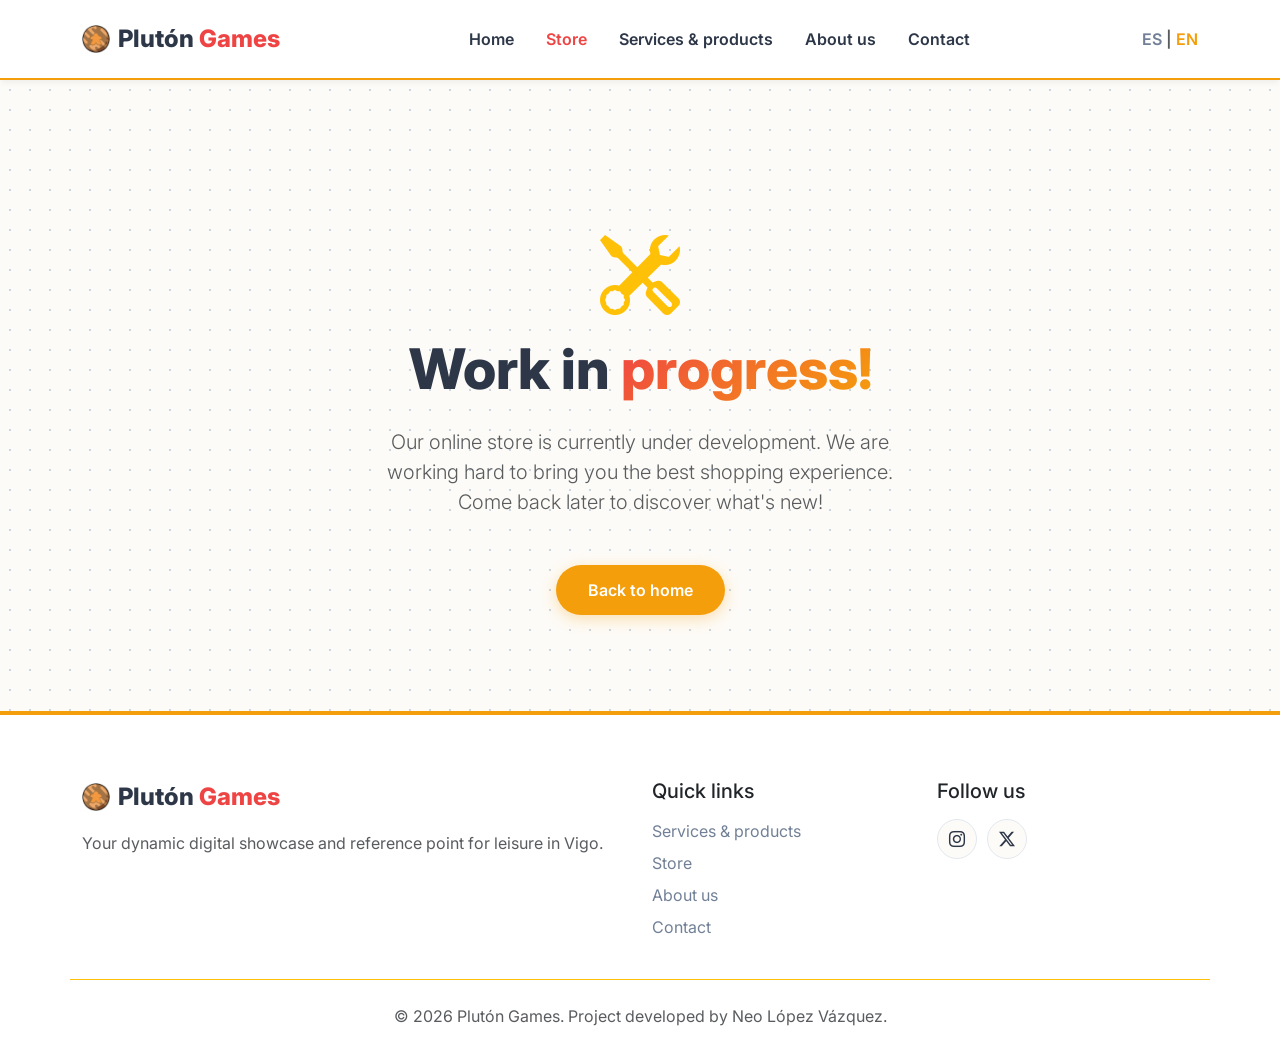
<file: en_store.html>
<!DOCTYPE html>
<html lang="en">

<head>
    <meta charset="UTF-8">
    <meta name="viewport" content="width=device-width, initial-scale=1.0">
    <title>Store - Plutón Games</title>
    <meta name="description"
        content="Plutón Games online store is currently under construction.">
    <!-- Bootstrap CSS -->
    <link href="https://cdn.jsdelivr.net/npm/bootstrap@5.3.3/dist/css/bootstrap.min.css" rel="stylesheet">
    <!-- Bootstrap Icons -->
    <link rel="stylesheet" href="https://cdn.jsdelivr.net/npm/bootstrap-icons@1.11.3/font/bootstrap-icons.min.css">
    <!-- Google Fonts -->
    <link href="https://fonts.googleapis.com/css2?family=Inter:wght@400;500;600;700;800&display=swap" rel="stylesheet">
    <!-- Custom CSS -->
    <link rel="stylesheet" href="css/style.css">
</head>

<body class="d-flex flex-column min-vh-100">

    <!-- Navbar -->
    <nav class="navbar navbar-expand-lg fixed-top">
        <div class="container">
            <a class="navbar-brand" href="en_index.html">
                <img src="assets/pluton_games_icon.png" alt="Logo" height="28" class="me-2 align-text-bottom">Plutón
                <span>Games</span>
            </a>
            <button class="navbar-toggler" type="button" data-bs-toggle="collapse" data-bs-target="#navbarNav"
                aria-controls="navbarNav" aria-expanded="false" aria-label="Toggle navigation">
                <span class="navbar-toggler-icon"></span>
            </button>
            <div class="collapse navbar-collapse" id="navbarNav">
                <ul class="navbar-nav mx-auto">
                    <li class="nav-item">
                        <a class="nav-link" href="en_index.html">Home</a>
                    </li>
                    <li class="nav-item">
                        <a class="nav-link active" aria-current="page" href="en_store.html">Store</a>
                    </li>
                    <li class="nav-item">
                        <a class="nav-link" href="en_services.html">Services & products</a>
                    </li>
                    <li class="nav-item">
                        <a class="nav-link" href="en_about.html">About us</a>
                    </li>
                    <li class="nav-item">
                        <a class="nav-link" href="en_contact.html">Contact</a>
                    </li>
                </ul>
                <div class="lang-switch">
                    <a href="tienda.html">ES</a>
                    <span class="text-muted">|</span>
                    <a href="en_store.html" class="active">EN</a>
                </div>
            </div>
        </div>
    </nav>

    <!-- WIP Section -->
    <section class="py-5 my-auto text-center animate-on-scroll" style="margin-top: 120px !important;">
        <div class="container py-5">
            <div class="row justify-content-center">
                <div class="col-md-8 col-lg-6">
                    <i class="bi bi-tools text-warning mb-4" style="font-size: 5rem;"></i>
                    <h1 class="hero-title mb-4">Work in <span>progress!</span></h1>
                    <p class="lead text-muted mb-5">Our online store is currently under development. We are working hard to bring you the best shopping experience. Come back later to discover what's new!</p>
                    <a href="en_index.html" class="btn btn-custom">Back to home</a>
                </div>
            </div>
        </div>
    </section>

    <!-- Footer -->
    <footer class="mt-auto">
        <div class="container animate-on-scroll">
            <div class="row">
                <div class="col-md-6 mb-4 mb-md-0">
                    <a class="navbar-brand d-block mb-3" href="en_index.html">
                        <img src="assets/pluton_games_icon.png" alt="Logo" height="28"
                            class="me-2 align-text-bottom">Plutón <span>Games</span>
                    </a>
                    <p class="text-muted">Your dynamic digital showcase and reference point for leisure in Vigo.</p>
                </div>
                <div class="col-md-3 mb-4 mb-md-0">
                    <h5 class="text-dark mb-3">Quick links</h5>
                    <ul class="list-unstyled">
                        <li class="mb-2"><a href="en_services.html" class="footer-link">Services & products</a></li>
                        <li class="mb-2"><a href="en_store.html" class="footer-link">Store</a></li>
                        <li class="mb-2"><a href="en_about.html" class="footer-link">About us</a></li>
                        <li class="mb-2"><a href="en_contact.html" class="footer-link">Contact</a></li>
                    </ul>
                </div>
                <div class="col-md-3">
                    <h5 class="text-dark mb-3">Follow us</h5>
                    <div class="d-flex">
                        <a href="https://instagram.com" class="social-icon" aria-label="Instagram" target="_blank"><i
                                class="bi bi-instagram"></i></a>
                        <a href="https://twitter.com" class="social-icon" aria-label="Twitter" target="_blank"><i
                                class="bi bi-twitter-x"></i></a>
                    </div>
                </div>
            </div>
            <div class="row mt-4 pt-4 border-top border-warning">
                <div class="col-12 text-center text-muted">
                    <p class="mb-0">&copy; 2026 Plutón Games. Project developed by Neo López Vázquez.</p>
                </div>
            </div>
        </div>
    </footer>

    <!-- Bootstrap JS -->
    <script src="https://cdn.jsdelivr.net/npm/bootstrap@5.3.3/dist/js/bootstrap.bundle.min.js"></script>
    <!-- Scroll Animations JS -->
    <script>
        document.addEventListener("DOMContentLoaded", function () {
            const observer = new IntersectionObserver((entries) => {
                entries.forEach(entry => {
                    if (entry.isIntersecting) {
                        entry.target.classList.add('is-visible');
                    }
                });
            }, { threshold: 0.1 });

            document.querySelectorAll('.animate-on-scroll').forEach((el) => {
                observer.observe(el);
            });
        });
    </script>
</body>

</html>
</file>
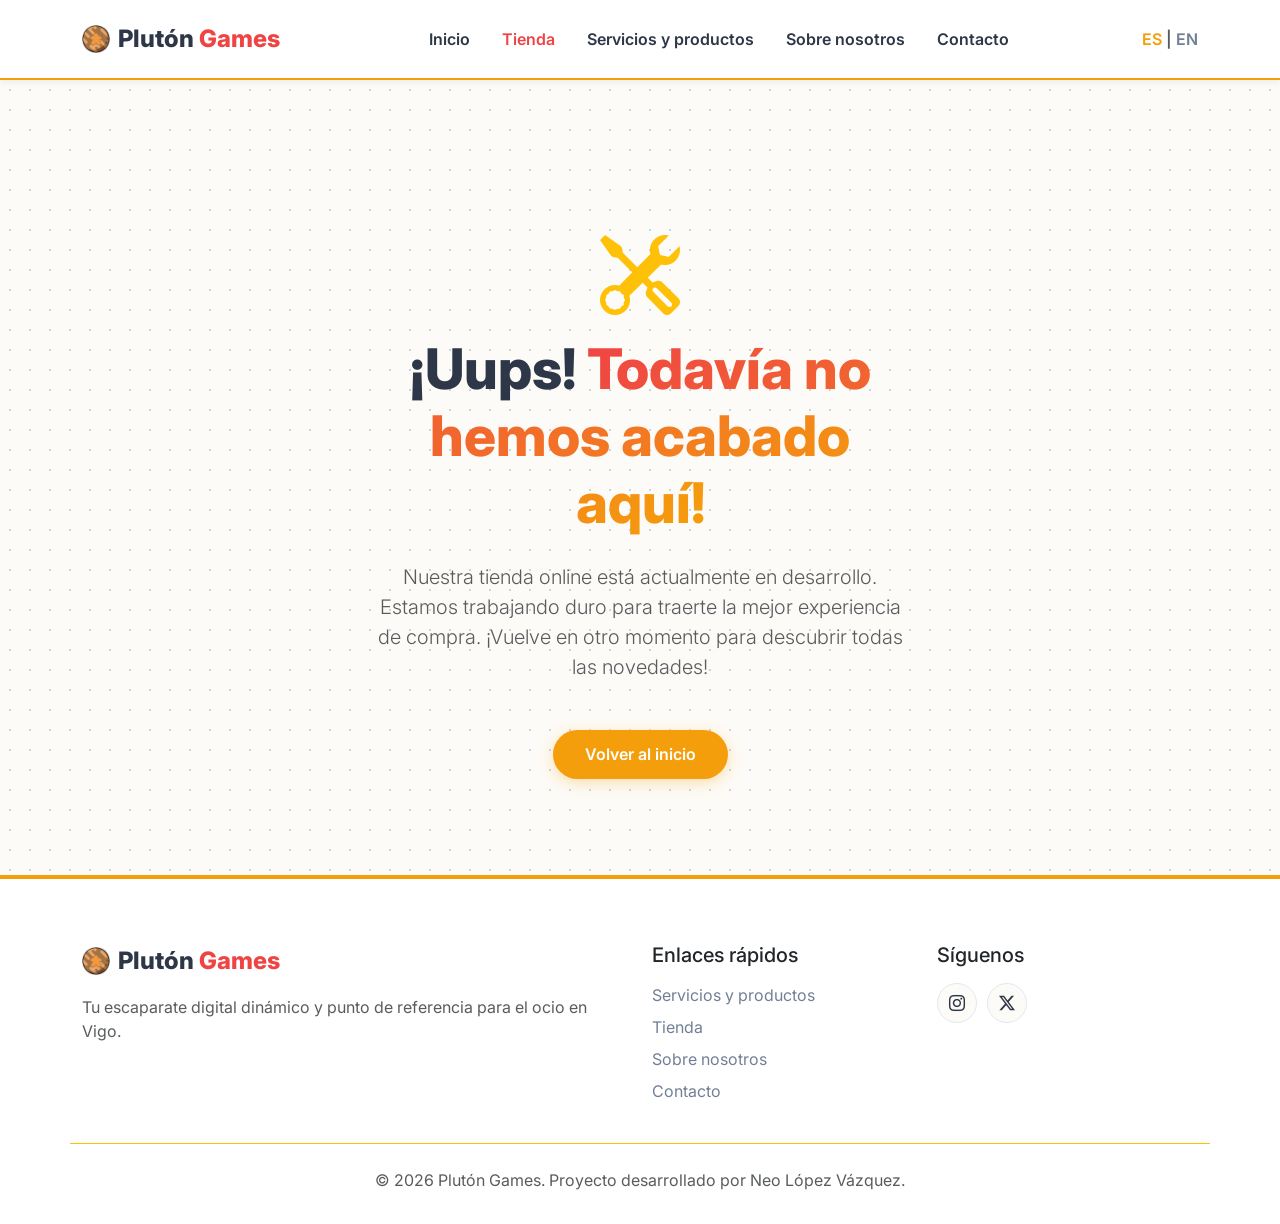
<file: tienda.html>
﻿<!DOCTYPE html>
<html lang="es">

<head>
    <meta charset="UTF-8">
    <meta name="viewport" content="width=device-width, initial-scale=1.0">
    <title>Tienda - Plutón Games</title>
    <meta name="description"
        content="La tienda online de Plutón Games está en construcción.">
    <!-- Bootstrap CSS -->
    <link href="https://cdn.jsdelivr.net/npm/bootstrap@5.3.3/dist/css/bootstrap.min.css" rel="stylesheet">
    <!-- Bootstrap Icons -->
    <link rel="stylesheet" href="https://cdn.jsdelivr.net/npm/bootstrap-icons@1.11.3/font/bootstrap-icons.min.css">
    <!-- Google Fonts -->
    <link href="https://fonts.googleapis.com/css2?family=Inter:wght@400;500;600;700;800&display=swap" rel="stylesheet">
    <!-- Custom CSS -->
    <link rel="stylesheet" href="css/style.css">
</head>

<body class="d-flex flex-column min-vh-100">

    <!-- Navbar -->
    <nav class="navbar navbar-expand-lg fixed-top">
        <div class="container">
            <a class="navbar-brand" href="index.html">
                <img src="assets/pluton_games_icon.png" alt="Logo" height="28" class="me-2 align-text-bottom">Plutón
                <span>Games</span>
            </a>
            <button class="navbar-toggler" type="button" data-bs-toggle="collapse" data-bs-target="#navbarNav"
                aria-controls="navbarNav" aria-expanded="false" aria-label="Toggle navigation">
                <span class="navbar-toggler-icon"></span>
            </button>
            <div class="collapse navbar-collapse" id="navbarNav">
                <ul class="navbar-nav mx-auto">
                    <li class="nav-item">
                        <a class="nav-link" href="index.html">Inicio</a>
                    </li>
                    <li class="nav-item">
                        <a class="nav-link active" aria-current="page" href="tienda.html">Tienda</a>
                    </li>
                    <li class="nav-item">
                        <a class="nav-link" href="servicios.html">Servicios y productos</a>
                    </li>
                    <li class="nav-item">
                        <a class="nav-link" href="nosotros.html">Sobre nosotros</a>
                    </li>
                    <li class="nav-item">
                        <a class="nav-link" href="contacto.html">Contacto</a>
                    </li>
                </ul>
                <div class="lang-switch">
                    <a href="tienda.html" class="active">ES</a>
                    <span class="text-muted">|</span>
                    <a href="en_store.html">EN</a>
                </div>
            </div>
        </div>
    </nav>

    <!-- WIP Section -->
    <section class="py-5 my-auto text-center animate-on-scroll" style="margin-top: 120px !important;">
        <div class="container py-5">
            <div class="row justify-content-center">
                <div class="col-md-8 col-lg-6">
                    <i class="bi bi-tools text-warning mb-4" style="font-size: 5rem;"></i>
                    <h1 class="hero-title mb-4">¡Uups! <span>Todavía no hemos acabado aquí!</span></h1>
                    <p class="lead text-muted mb-5">Nuestra tienda online está actualmente en desarrollo. Estamos trabajando duro para traerte la mejor experiencia de compra. ¡Vuelve en otro momento para descubrir todas las novedades!</p>
                    <a href="index.html" class="btn btn-custom">Volver al inicio</a>
                </div>
            </div>
        </div>
    </section>

    <!-- Footer -->
    <footer class="mt-auto">
        <div class="container animate-on-scroll">
            <div class="row">
                <div class="col-md-6 mb-4 mb-md-0">
                    <a class="navbar-brand d-block mb-3" href="index.html">
                        <img src="assets/pluton_games_icon.png" alt="Logo" height="28"
                            class="me-2 align-text-bottom">Plutón <span>Games</span>
                    </a>
                    <p class="text-muted">Tu escaparate digital dinámico y punto de referencia para el ocio en Vigo.</p>
                </div>
                <div class="col-md-3 mb-4 mb-md-0">
                    <h5 class="text-dark mb-3">Enlaces rápidos</h5>
                    <ul class="list-unstyled">
                        <li class="mb-2"><a href="servicios.html" class="footer-link">Servicios y productos</a></li>
                        <li class="mb-2"><a href="tienda.html" class="footer-link">Tienda</a></li>
                        <li class="mb-2"><a href="nosotros.html" class="footer-link">Sobre nosotros</a></li>
                        <li class="mb-2"><a href="contacto.html" class="footer-link">Contacto</a></li>
                    </ul>
                </div>
                <div class="col-md-3">
                    <h5 class="text-dark mb-3">Síguenos</h5>
                    <div class="d-flex">
                        <a href="https://instagram.com" class="social-icon" aria-label="Instagram" target="_blank"><i
                                class="bi bi-instagram"></i></a>
                        <a href="https://twitter.com" class="social-icon" aria-label="Twitter" target="_blank"><i
                                class="bi bi-twitter-x"></i></a>
                    </div>
                </div>
            </div>
            <div class="row mt-4 pt-4 border-top border-warning">
                <div class="col-12 text-center text-muted">
                    <p class="mb-0">&copy; 2026 Plutón Games. Proyecto desarrollado por Neo López Vázquez.</p>
                </div>
            </div>
        </div>
    </footer>

    <!-- Bootstrap JS -->
    <script src="https://cdn.jsdelivr.net/npm/bootstrap@5.3.3/dist/js/bootstrap.bundle.min.js"></script>
    <!-- Scroll Animations JS -->
    <script>
        document.addEventListener("DOMContentLoaded", function () {
            const observer = new IntersectionObserver((entries) => {
                entries.forEach(entry => {
                    if (entry.isIntersecting) {
                        entry.target.classList.add('is-visible');
                    }
                });
            }, { threshold: 0.1 });

            document.querySelectorAll('.animate-on-scroll').forEach((el) => {
                observer.observe(el);
            });
        });
    </script>
</body>

</html>
</file>
<file: css/style.css>
/* ==========================================================================
   Plutón Games - Estilos Personalizados (Tema Alegre / Cálido)
   ========================================================================== */

:root {
    /* Paleta de Colores Alegre */
    --primary-color: #f59e0b; /* Amber/Amarillo cálido */
    --primary-hover: #d97706; /* Naranja más oscuro para hover */
    --secondary-color: #ef4444; /* Rojo juguetón / acento */
    --dark-bg: #fdfbf7; /* Crema muy claro, sustituye al fondo oscuro */
    --light-bg: #ffffff; /* Blanco puro para tarjetas */
    --text-color: #2d3748; /* Gris oscuro para legibilidad perfecta */
    --text-muted: #718096; /* Gris medio para textos secundarios */
    --accent-color: #10b981; /* Verde brillante para toques de éxito/precio */
}

html, body {
    overflow-x: hidden;
}

body {
    font-family: 'Inter', sans-serif;
    background-color: var(--dark-bg);
    color: var(--text-color);
    /* Patrón de puntos juguetón sutil */
    background-image: radial-gradient(#cbd5e1 1px, transparent 1px);
    background-size: 20px 20px;
    -webkit-font-smoothing: antialiased;
}

/* ==========================================================================
   Navegación (Navbar)
   ========================================================================== */
.navbar {
    background-color: rgba(255, 255, 255, 0.95);
    backdrop-filter: blur(10px);
    -webkit-backdrop-filter: blur(10px);
    border-bottom: 2px solid var(--primary-color);
    padding: 1rem 0;
    transition: all 0.3s ease;
    box-shadow: 0 4px 6px -1px rgba(0, 0, 0, 0.05);
}

.navbar-brand {
    font-weight: 800;
    font-size: 1.5rem;
    color: var(--text-color) !important;
}

.navbar-brand i {
    color: var(--primary-color);
}

.navbar-brand span {
    color: var(--secondary-color);
}

.nav-link {
    font-weight: 600;
    color: var(--text-color) !important;
    margin: 0 0.5rem;
    transition: color 0.3s ease;
}

.nav-link:hover, .nav-link.active {
    color: var(--secondary-color) !important;
}

/* Language Switcher */
.lang-switch {
    font-weight: 600;
}
.lang-switch a {
    color: var(--text-muted);
    text-decoration: none;
    transition: color 0.3s;
}
.lang-switch a:hover {
    color: var(--secondary-color);
}
.lang-switch a.active {
    color: var(--primary-color);
}

/* ==========================================================================
   Hero Section
   ========================================================================== */
.hero-section {
    padding: 160px 0 100px;
    min-height: 80vh;
    display: flex;
    align-items: center;
    position: relative;
    overflow: hidden;
}

/* Add a playful animated blob in the background */
.hero-section::before {
    content: '';
    position: absolute;
    top: -10%;
    right: -5%;
    width: 600px;
    height: 600px;
    background: radial-gradient(circle, rgba(245,158,11,0.15) 0%, rgba(255,255,255,0) 70%);
    border-radius: 50%;
    z-index: -1;
    animation: float 8s ease-in-out infinite;
}

@keyframes float {
    0% { transform: translateY(0px) scale(1); }
    50% { transform: translateY(-20px) scale(1.05); }
    100% { transform: translateY(0px) scale(1); }
}

.hero-title {
    font-size: 3.5rem;
    font-weight: 800;
    line-height: 1.2;
    margin-bottom: 1.5rem;
    color: var(--text-color);
}

.hero-title span {
    background: linear-gradient(135deg, var(--secondary-color), var(--primary-color));
    -webkit-background-clip: text;
    -webkit-text-fill-color: transparent;
}

/* Floating Image Animation */
.floating-img {
    animation: float 6s ease-in-out infinite;
    filter: drop-shadow(0 20px 30px rgba(0,0,0,0.15));
    border-radius: 20px;
}

/* ==========================================================================
   Botones (Buttons)
   ========================================================================== */
.btn-custom {
    background-color: var(--primary-color);
    color: white;
    font-weight: 600;
    padding: 0.8rem 2rem;
    border-radius: 50px; /* Bordes muy redondeados */
    border: none;
    transition: all 0.3s cubic-bezier(0.175, 0.885, 0.32, 1.275); /* Efecto rebote */
    box-shadow: 0 4px 15px rgba(245, 158, 11, 0.3);
}

.btn-custom:hover {
    background-color: var(--primary-hover);
    color: white;
    transform: translateY(-3px) scale(1.02);
    box-shadow: 0 8px 25px rgba(245, 158, 11, 0.4);
}

.btn-outline-custom {
    background-color: transparent;
    color: var(--secondary-color);
    font-weight: 600;
    padding: 0.8rem 2rem;
    border-radius: 50px;
    border: 2px solid var(--secondary-color);
    transition: all 0.3s cubic-bezier(0.175, 0.885, 0.32, 1.275);
}

.btn-outline-custom:hover {
    background-color: var(--secondary-color);
    color: white;
    transform: translateY(-3px) scale(1.02);
    box-shadow: 0 8px 25px rgba(239, 68, 68, 0.3);
}

/* ==========================================================================
   Tarjetas (Cards) y Elementos de Interfaz
   ========================================================================== */
.card-custom {
    background-color: var(--light-bg);
    border: 2px solid #e2e8f0;
    border-radius: 24px;
    box-shadow: 0 10px 25px -5px rgba(0, 0, 0, 0.05), 0 8px 10px -6px rgba(0, 0, 0, 0.01);
    transition: all 0.4s cubic-bezier(0.175, 0.885, 0.32, 1.275);
    overflow: hidden;
}

.card-custom:hover {
    transform: translateY(-10px);
    border-color: var(--primary-color);
    box-shadow: 0 20px 25px -5px rgba(245, 158, 11, 0.15), 0 8px 10px -6px rgba(245, 158, 11, 0.1);
}

/* Image Hover Zoom */
.card-img-wrapper {
    overflow: hidden;
}
.card-img-custom {
    transition: transform 0.5s ease;
    height: 200px;
    object-fit: cover;
    width: 100%;
}
.card-custom:hover .card-img-custom {
    transform: scale(1.1);
}

.icon-wrapper {
    width: 60px;
    height: 60px;
    background: linear-gradient(135deg, rgba(245,158,11,0.1), rgba(239,68,68,0.1));
    border-radius: 16px;
    display: flex;
    align-items: center;
    justify-content: center;
    font-size: 1.8rem;
    color: var(--primary-color);
    margin-bottom: 1rem;
    border: 2px solid rgba(245,158,11,0.2);
    transition: transform 0.3s ease;
}

.card-custom:hover .icon-wrapper {
    transform: rotate(10deg);
}

/* Glassmorphism Classes */
.glass-panel {
    background: rgba(255, 255, 255, 0.85);
    backdrop-filter: blur(12px);
    -webkit-backdrop-filter: blur(12px);
    border: 1px solid rgba(255, 255, 255, 0.3);
    box-shadow: 0 8px 32px 0 rgba(31, 38, 135, 0.07);
}
.glass-panel-dark {
    background: rgba(15, 23, 42, 0.7);
    backdrop-filter: blur(12px);
    -webkit-backdrop-filter: blur(12px);
    border: 1px solid rgba(255, 255, 255, 0.1);
    color: white;
}

/* ==========================================================================
   Tablas y Formularios
   ========================================================================== */
.table-custom {
    color: var(--text-color);
    border-collapse: separate;
    border-spacing: 0 10px;
}

.table-custom thead th {
    border-bottom: 2px solid var(--primary-color);
    color: var(--text-color);
    font-weight: 700;
    text-transform: uppercase;
    font-size: 0.85rem;
    letter-spacing: 1px;
}

.table-custom tbody tr {
    background-color: var(--light-bg);
    box-shadow: 0 2px 5px rgba(0,0,0,0.02);
    transition: transform 0.2s ease;
}

.table-custom tbody tr:hover {
    transform: translateY(-2px);
}

.table-custom tbody td {
    border-top: 1px solid #e2e8f0;
    border-bottom: 1px solid #e2e8f0;
    padding: 1.2rem;
}

.table-custom tbody td:first-child {
    border-left: 1px solid #e2e8f0;
    border-radius: 12px 0 0 12px;
}

.table-custom tbody td:last-child {
    border-right: 1px solid #e2e8f0;
    border-radius: 0 12px 12px 0;
}

.price-tag {
    font-size: 1.5rem;
    font-weight: 800;
    color: var(--accent-color);
    background-color: rgba(16, 185, 129, 0.1);
    padding: 0.5rem 1rem;
    border-radius: 12px;
    display: inline-block;
}

/* Formularios */
.form-control-custom {
    background-color: var(--light-bg);
    border: 2px solid #cbd5e1;
    color: var(--text-color);
    padding: 0.8rem 1.2rem;
    border-radius: 12px;
    transition: all 0.3s;
}

.form-control-custom:focus {
    background-color: #ffffff;
    border-color: var(--primary-color);
    box-shadow: 0 0 0 4px rgba(245, 158, 11, 0.15);
    color: var(--text-color);
}

/* ==========================================================================
   Organigrama (Org Chart)
   ========================================================================== */
.org-chart-box {
    position: relative;
    padding: 2rem 0;
}

.org-chart-box .bg-primary {
    background-color: var(--primary-color) !important;
    color: white !important;
}

.org-chart-box .bg-dark {
    background-color: var(--light-bg) !important;
    border: 2px solid var(--primary-color) !important;
    color: var(--text-color) !important;
}

/* ==========================================================================
   Footer
   ========================================================================== */
footer {
    background-color: #ffffff;
    border-top: 4px solid var(--primary-color);
    padding: 4rem 0 2rem;
    margin-top: 4rem;
}

.footer-link {
    color: var(--text-muted);
    text-decoration: none;
    transition: color 0.3s ease;
}

.footer-link:hover {
    color: var(--secondary-color);
    padding-left: 5px;
}

.social-icon {
    width: 40px;
    height: 40px;
    background-color: var(--dark-bg);
    border: 1px solid #e2e8f0;
    display: flex;
    align-items: center;
    justify-content: center;
    border-radius: 50%;
    color: var(--text-color);
    margin-right: 10px;
    transition: all 0.3s ease;
}

.social-icon:hover {
    background-color: var(--secondary-color);
    color: white;
    transform: translateY(-3px);
    border-color: var(--secondary-color);
}

/* ==========================================================================
   Scroll Animations (Intersection Observer Targets)
   ========================================================================== */
.animate-on-scroll {
    opacity: 0;
    transform: translateY(30px);
    transition: opacity 0.8s ease-out, transform 0.8s ease-out;
}

.animate-on-scroll.is-visible {
    opacity: 1;
    transform: translateY(0);
}

.delay-100 { transition-delay: 100ms; }
.delay-200 { transition-delay: 200ms; }
.delay-300 { transition-delay: 300ms; }

/* Tipografía y Utilitarios Adicionales */
.page-header {
    padding: 120px 0 60px;
    background-color: var(--dark-bg);
    text-align: center;
    border-bottom: 1px dashed #cbd5e1;
}

.section-title {
    font-weight: 800;
    color: var(--text-color);
    position: relative;
    display: inline-block;
}

.section-title::after {
    content: '';
    position: absolute;
    width: 100%;
    height: 4px;
    background-color: var(--primary-color);
    bottom: -10px;
    left: 50%;
    transform: translateX(-50%);
    border-radius: 2px;
}

.text-justify {
    text-align: justify;
}

/* ==========================================================================
   Categorías de Servicios Alternadas
   ========================================================================== */
.category-row {
    background-color: var(--light-bg);
    border: 2px solid #e2e8f0;
    border-radius: 24px;
    box-shadow: 0 10px 25px -5px rgba(0, 0, 0, 0.05);
    overflow: hidden;
    transition: transform 0.3s ease, border-color 0.3s ease;
}

.category-row:hover {
    transform: translateY(-5px);
    border-color: var(--primary-color);
}

.category-img-wrapper {
    width: 100%;
    height: 100%;
    min-height: 350px;
    position: relative;
}

.category-img-wrapper img {
    width: 100%;
    height: 100%;
    object-fit: cover;
    position: absolute;
    top: 0;
    left: 0;
}

/* Efectos de difuminado (mask) para fusionar con el fondo */
/* Si la imagen está a la derecha, difuminamos la izquierda */
.img-fade-left {
    -webkit-mask-image: linear-gradient(to right, transparent 0%, black 25%);
    mask-image: linear-gradient(to right, transparent 0%, black 25%);
}

/* Si la imagen está a la izquierda, difuminamos la derecha */
.img-fade-right {
    -webkit-mask-image: linear-gradient(to left, transparent 0%, black 25%);
    mask-image: linear-gradient(to left, transparent 0%, black 25%);
}

/* En pantallas pequeñas, deshabilitamos el degradado lateral porque se apilan verticalmente */
@media (max-width: 767.98px) {
    .img-fade-left, .img-fade-right {
        -webkit-mask-image: linear-gradient(to bottom, transparent 0%, black 15%);
        mask-image: linear-gradient(to bottom, transparent 0%, black 15%);
    }
    .category-img-wrapper {
        min-height: 250px;
    }
}

/* Calendario interactivo */
.calendar-cell {
    transition: background-color 0.2s ease, transform 0.2s ease;
}
.calendar-cell:hover {
    background-color: var(--light-color) !important;
    cursor: pointer;
    transform: scale(1.02);
    box-shadow: 0 4px 6px rgba(0,0,0,0.1);
    z-index: 10;
    position: relative;
}

/* Org chart row spacing */
.org-row-lines {
    margin-top: 1.5rem;
}
@media (min-width: 768px) {
    .org-row-lines {
        margin-top: 80px;
    }
}

/* ==========================================================================
   Responsive Tables (Promotions & Calendar)
   ========================================================================== */
@media (max-width: 768px) {
    /* Calendar shrinks to fit exactly without scrolling */
    .calendar-table {
        min-width: 100% !important;
        width: 100% !important;
        font-size: 0.75rem;
        table-layout: auto !important; /* Overrides inline fixed layout */
    }
    .calendar-table th, .calendar-table td {
        padding: 4px 2px !important;
    }
    .calendar-table td .fw-bold {
        font-size: 0.85rem !important;
        margin-bottom: 2px !important;
    }
    .calendar-table td .badge {
        font-size: 0.65rem !important;
        padding: 3px 4px !important;
        white-space: normal;
        display: block; /* Stacks badges vertically inside the small cell */
    }

    /* Promotions Table (Stacks vertically like cards) */
    .table-custom, .table-custom tbody, .table-custom tr, .table-custom td {
        display: block;
        width: 100%;
    }
    .table-custom tr {
        margin-bottom: 15px;
        box-shadow: 0 4px 6px rgba(0,0,0,0.05);
        border-radius: 12px;
        border: 1px solid #dee2e6;
        background-color: white;
    }
    .table-custom td {
        border: none !important;
        border-bottom: 1px solid #eee !important;
        padding: 15px !important;
        text-align: left !important;
    }
    .table-custom td:last-child {
        border-bottom: none !important;
    }
    .table-custom td.fw-bold {
        background-color: rgba(245, 158, 11, 0.05);
        font-size: 1.1rem;
    }
}
</file>
